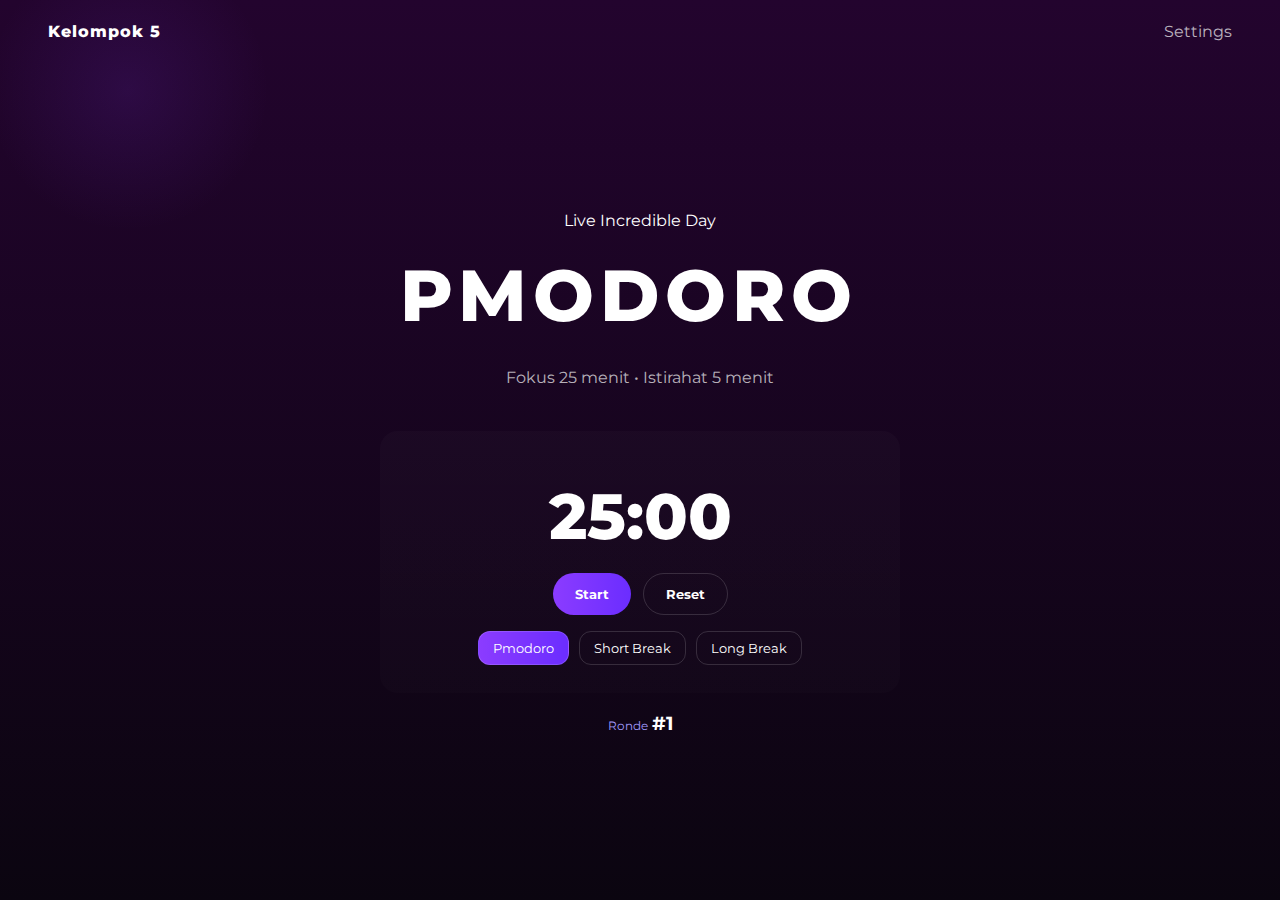
<file: frontend/index.html>
<!DOCTYPE html>
<html lang="id">
<head>
    <meta charset="utf-8" />
    <meta name="viewport" content="width=device-width, initial-scale=1" />
    <title>Pmodoro</title>
    <link rel="stylesheet" href="style.css">
</head>
<body>
    <header class="nav">
        <div class="logo">Kelompok 5</div>
        <nav>
        <a href="#">Settings</a>
        </nav>
    </header>

    <main class="hero">
        <div class="left-vertical">Live Incredible Day</div>

        <div class="content">
            <h1 class="title"><span class="big">PMODORO</span><span class="outline"></span></h1>
            <p class="subtitle">Fokus 25 menit • Istirahat 5 menit</p>

            <div class="card">
                <div id="timer" class="timer">25:00</div>

                <div class="controls">
                    <button id="startPauseBtn" class="btn">Start</button>
                    <button id="resetBtn" class="btn secondary">Reset</button>
                </div>

                <div class="modes">
                    <button class="mode active" data-min="25">Pmodoro</button>
                    <button class="mode" data-min="5">Short Break</button>
                    <button class="mode" data-min="10">Long Break</button>
                </div>
            </div>

            <div class="stat-box">
                <span class="stat-label">Ronde</span>
                <span id="roundDisplay">#1</span>
            </div>
        </div>

        <div class="right-graphic"></div>
    </main>
    

    <div id="settingsPanel" class="settings-panel">
        <div class="settings-content">

            <h2>Pengaturan Waktu</h2>

            <label>
                Focus (menit):
                <input id="focusInput" type="number" min="1" max="120" value="25">
            </label>

            <label>
                Short Break (menit):
                <input id="shortInput" type="number" min="1" max="60" value="5">
            </label>

            <label>
                Long Break (menit):
                <input id="longInput" type="number" min="1" max="60" value="15">
            </label>

            <div class="settings-buttons">
                <button id="applyBtn" class="btn">Apply</button>
                <button id="closeSettings" class="btn secondary">Close</button>
            </div>

        </div>
    </div>

    <script src="script.js"></script>
</body>
</html>
</file>
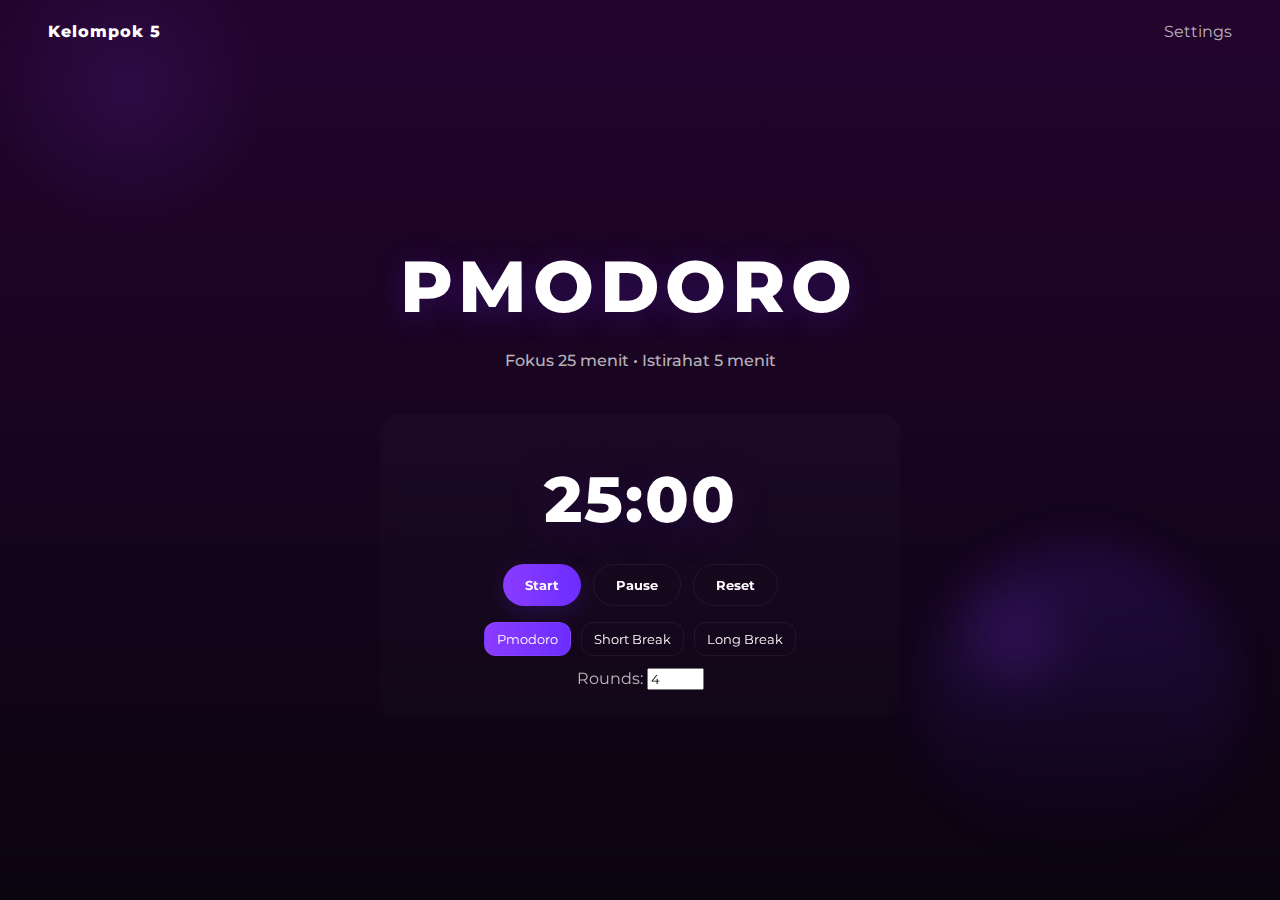
<file: web pmondoro/index.html>
<!DOCTYPE html>
<html lang="id">
<head>
<meta charset="utf-8" />
<meta name="viewport" content="width=device-width, initial-scale=1" />
<title>Pmodoro</title>
<link rel="stylesheet" href="style.css">
</head>
<body>
<header class="nav">
<div class="logo">Kelompok 5</div>
<nav>
<a href="#">Settings</a>
</nav>
</header>


<main class="hero">
<div class="left-vertical">Live Incredible Day</div>


<div class="content">
<h1 class="title"><span class="big">PMODORO</span><span class="outline"></span></h1>
<p class="subtitle">Fokus 25 menit • Istirahat 5 menit</p>


<div class="card">
<div id="timer" class="timer">25:00</div>


<div class="controls">
<button id="startBtn" class="btn">Start</button>
<button id="pauseBtn" class="btn secondary">Pause</button>
<button id="resetBtn" class="btn secondary">Reset</button>
</div>


<div class="modes">
<button class="mode active" data-min="25">Pmodoro</button>
<button class="mode" data-min="5">Short Break</button>
<button class="mode" data-min="15">Long Break</button>
</div>


<div class="settings">
<label>Rounds: <input id="rounds" type="number" value="4" min="1" max="12"></label>
</div>
</div>
</div>


<div class="right-graphic"></div>
</main>


<script src="script.js"></script>
</body>
</html>
</file>
<file: frontend/style.css>
@import url('https://fonts.googleapis.com/css2?family=Montserrat:wght@300;600;800&display=swap');

:root {
    --bg1: #0b0510;
    --bg2: #23042e;
    --accent: #8b3cff;
    --accent-2: #6b2dff;
    --glass: rgba(255, 255, 255, 0.04);
}

/* ================= GLOBAL ================= */
* {
    box-sizing: border-box;
    font-family: 'Montserrat', sans-serif;
}

html, body {
    height: 100%;
    margin: 0;
}

body {
    background:
        radial-gradient(circle at 10% 10%, rgba(139, 60, 255, 0.12), transparent 10%),
        linear-gradient(180deg, var(--bg2), var(--bg1));
    color: #fff;
    overflow: hidden;
}

/* ================= NAVBAR ================= */
.nav {
    display: flex;
    justify-content: space-between;
    align-items: center;
    padding: 22px 48px;
}

.nav .logo {
    font-weight: 800;
    letter-spacing: 1px;
}

.nav nav a {
    color: rgba(255, 255, 255, 0.7);
    margin-left: 18px;
    text-decoration: none;
}

/* ================= HERO ================= */
.hero {
    display: flex;
    align-items: center;
    justify-content: center;
    flex-direction: column;
    height: calc(100% - 80px);
    padding: 20px 60px;
    position: relative;
}

.content {
    max-width: 820px;
    text-align: center;
    display: flex;
    flex-direction: column;
    align-items: center;
}

/* ================= TITLE ================= */
.title {
    display: flex;
    align-items: flex-end;
    gap: 22px;
}

.title .big {
    font-size: 72px;
    letter-spacing: 6px;
    font-weight: 800;
}

.subtitle {
    margin-top: 8px;
    color: rgba(255,255,255,0.7);
}

/* ================= CARD ================= */
.card {
    margin-top: 28px;
    background: linear-gradient(180deg, rgba(255,255,255,0.02), rgba(255,255,255,0.01));
    padding: 28px;
    border-radius: 18px;
    width: 520px;
}

/* ================= TIMER ================= */
.timer {
    font-size: 64px;
    font-weight: 800;
    padding: 18px 0;
}

/* ================= CONTROLS ================= */
.controls {
    display: flex;
    justify-content: center;
    gap: 12px;
}

.btn {
    background: linear-gradient(90deg, var(--accent), var(--accent-2));
    border: none;
    color: white;
    padding: 12px 22px;
    border-radius: 28px;
    font-weight: 700;
    cursor: pointer;
}

.btn.secondary {
    background: transparent;
    border: 1px solid rgba(255,255,255,0.15);
}

/* ================= MODES ================= */
.modes {
    display: flex;
    gap: 10px;
    justify-content: center;
    margin-top: 16px;
}

.mode {
    padding: 8px 14px;
    border-radius: 12px;
    border: 1px solid rgba(255,255,255,0.15);
    background: transparent;
    color: white;
    cursor: pointer;
}

.mode.active {
    background: linear-gradient(90deg, var(--accent), var(--accent-2));
}

/* ================= ROUND ================= */
.stat-box {
    margin-top: 18px;
    text-align: center;
}

.stat-label {
    font-size: 0.75rem;
    color: #a29bfe;
}

#roundDisplay {
    font-size: 1.2rem;
    font-weight: bold;
}

/* ================= SETTINGS PANEL ================= */
/* ================= SETTINGS PANEL ================= */
.settings-panel {
    position: fixed;
    inset: 0;
    background: rgba(0,0,0,0.5);
    display: none;
    justify-content: center;
    align-items: center;
    z-index: 999;
    backdrop-filter: blur(4px);
}

.settings-panel.open {
    display: flex;
}

.settings-content {
    background: #2b213a;
    padding: 24px;
    border-radius: 18px;
    width: 320px;
    color: white;
    display: flex;
    flex-direction: column;
    gap: 14px;
    border: 1px solid #4a3b69;
}

/* LABEL + INPUT */
.settings-content label {
    display: flex;
    justify-content: space-between;
    align-items: center;
    gap: 12px;
    font-weight: 500;
}

.settings-content input[type="number"] {
    background-color: #3e3354;
    border: 1px solid #5c4e7a;
    color: white;
    padding: 10px;
    border-radius: 12px;
    width: 70px;
    text-align: center;
    outline: none;
    font-weight: bold;
}

/* ===== HAPUS PANAH NAIK TURUN ===== */
/* Chrome, Edge, Safari */
.settings-content input[type="number"]::-webkit-inner-spin-button,
.settings-content input[type="number"]::-webkit-outer-spin-button {
    -webkit-appearance: none;
    margin: 0;
}

/* Firefox */
.settings-content input[type="number"] {
    -moz-appearance: textfield;
}

/* ================= BUTTON KE TENGAH ================= */
.settings-buttons {
    display: flex;
    justify-content: center;   /* 🔥 KE TENGAH */
    gap: 16px;
    margin-top: 24px;
}

.settings-buttons button {
    padding: 10px 26px;
    border-radius: 999px;
    border: none;
    cursor: pointer;
    font-weight: bold;
}

/* APPLY */
#applyBtn {
    background: linear-gradient(90deg, #8b3cff, #6b2dff);
    color: white;
}

/* CLOSE */
#closeSettings {
    background: transparent;
    border: 2px solid #a29bfe;
    color: #a29bfe;
}

/* ================= TASK PANEL ================= */
.tasks-panel {
    position: fixed;
    inset: 0;
    background: rgba(0,0,0,0.55);
    display: none;
    justify-content: center;
    align-items: center;
    z-index: 1000;
}

.tasks-panel.open {
    display: flex;
}

.tasks-content {
    width: 380px;
    background: #2b213a;
    padding: 20px;
    border-radius: 18px;
    display: flex;
    flex-direction: column;
    gap: 14px;
}

/* ADD TASK (INPUT + RONDE) */
.add-task {
    display: flex;
    gap: 8px;
}

.add-task input[type="text"] {
    flex: 1;
}

.add-task input[type="number"] {
    width: 70px;
    text-align: center;
    font-weight: bold;
}

.add-task input {
    padding: 10px;
    border-radius: 12px;
    border: 1px solid #5c4e7a;
    background: #3e3354;
    color: white;
}

.add-task button {
    width: 42px;
    border-radius: 12px;
    border: none;
    font-size: 20px;
    font-weight: bold;
    cursor: pointer;
    background: linear-gradient(90deg, var(--accent), var(--accent-2));
    color: white;
}

/* TASK LIST */
.task-list {
    list-style: none;
    padding: 0;
    margin: 0;
    max-height: 260px;
    overflow-y: auto;
}

.task-list li {
    display: flex;
    justify-content: space-between;
    align-items: center;
    background: rgba(255,255,255,0.06);
    padding: 10px 12px;
    border-radius: 12px;
    margin-bottom: 8px;
    font-size: 0.9rem;
}

.task-list button {
    background: transparent;
    border: none;
    color: #ff7675;
    cursor: pointer;
}
</file>
<file: web pmondoro/style.css>
@import url('https://fonts.googleapis.com/css2?family=Montserrat:wght@300;600;800&display=swap');
:root{
--bg1: #0b0510;
--bg2: #23042e;
--accent: #8b3cff;
--accent-2: #6b2dff;
--glass: rgba(255,255,255,0.04);
}
*{box-sizing:border-box;font-family:'Montserrat',sans-serif}
html,body{height:100%;margin:0}
body{
background: radial-gradient(circle at 10% 10%, rgba(139,60,255,0.12), transparent 10%),
linear-gradient(180deg,var(--bg2),var(--bg1));
color:#fff;overflow:hidden;
}
.nav{display:flex;justify-content:space-between;align-items:center;padding:22px 48px}
.nav .logo{font-weight:800;letter-spacing:1px}
.nav nav a{color:rgba(255,255,255,0.7);margin-left:18px;text-decoration:none}
.hero{display:flex;align-items:center;justify-content:center;flex-direction:column;height:calc(100% - 80px);padding:20px 60px;position:relative}
.left-vertical{display:none;}
.content{max-width:820px;margin-left:0;text-align:center;display:flex;flex-direction:column;align-items:center;}
.title{display:flex;align-items:flex-end;gap:22px}
.title .big{font-size:72px;line-height:1;letter-spacing:6px;color:#fff;text-shadow:0 6px 30px rgba(107,45,255,0.25);font-weight:800}
.title .outline{font-size:36px;-webkit-text-stroke:1px rgba(255,255,255,0.06);opacity:0.6}
.subtitle{margin-top:8px;color:rgba(255,255,255,0.7);font-weight:500}
.card{margin-top:28px;background:linear-gradient(180deg, rgba(255,255,255,0.02), rgba(255,255,255,0.01));padding:28px;border-radius:18px;backdrop-filter:blur(6px);width:520px}
.timer{font-size:64px;font-weight:800;text-align:center;padding:18px 0;letter-spacing:2px;text-shadow:0 8px 48px rgba(107,45,255,0.18)}
.controls{display:flex;justify-content:center;gap:12px;margin-top:8px}
.btn{background:linear-gradient(90deg,var(--accent),var(--accent-2));border:none;color:white;padding:12px 22px;border-radius:28px;font-weight:700;cursor:pointer;box-shadow:0 8px 24px rgba(107,45,255,0.18)}
.btn.secondary{background:transparent;border:1px solid rgba(255,255,255,0.06);box-shadow:none}
.modes{display:flex;justify-content:center;gap:10px;margin-top:16px}

.mode{
    background:transparent;
    border:1px solid rgba(255,255,255,0.06);
    padding:8px 12px;
    border-radius:12px;
    cursor:pointer;
    color:white;
}

.mode.active{
    background:linear-gradient(90deg,var(--accent),var(--accent-2));
    color:white;
}
.settings{margin-top:12px;text-align:center;color:rgba(255,255,255,0.7)}
.right-graphic{position:absolute;right:40px;bottom:20px;width:320px;height:320px;border-radius:50%;background:radial-gradient(circle at 30% 30%, rgba(139,60,255,0.25), transparent 20%), linear-gradient(180deg, rgba(107,45,255,0.18), transparent);filter:blur(24px);opacity:0.9}


/* responsive */
@media (max-width:900px){
.content{margin-left:20px}
.title .big{font-size:48px}
.card{width:100%}
}
</file>
